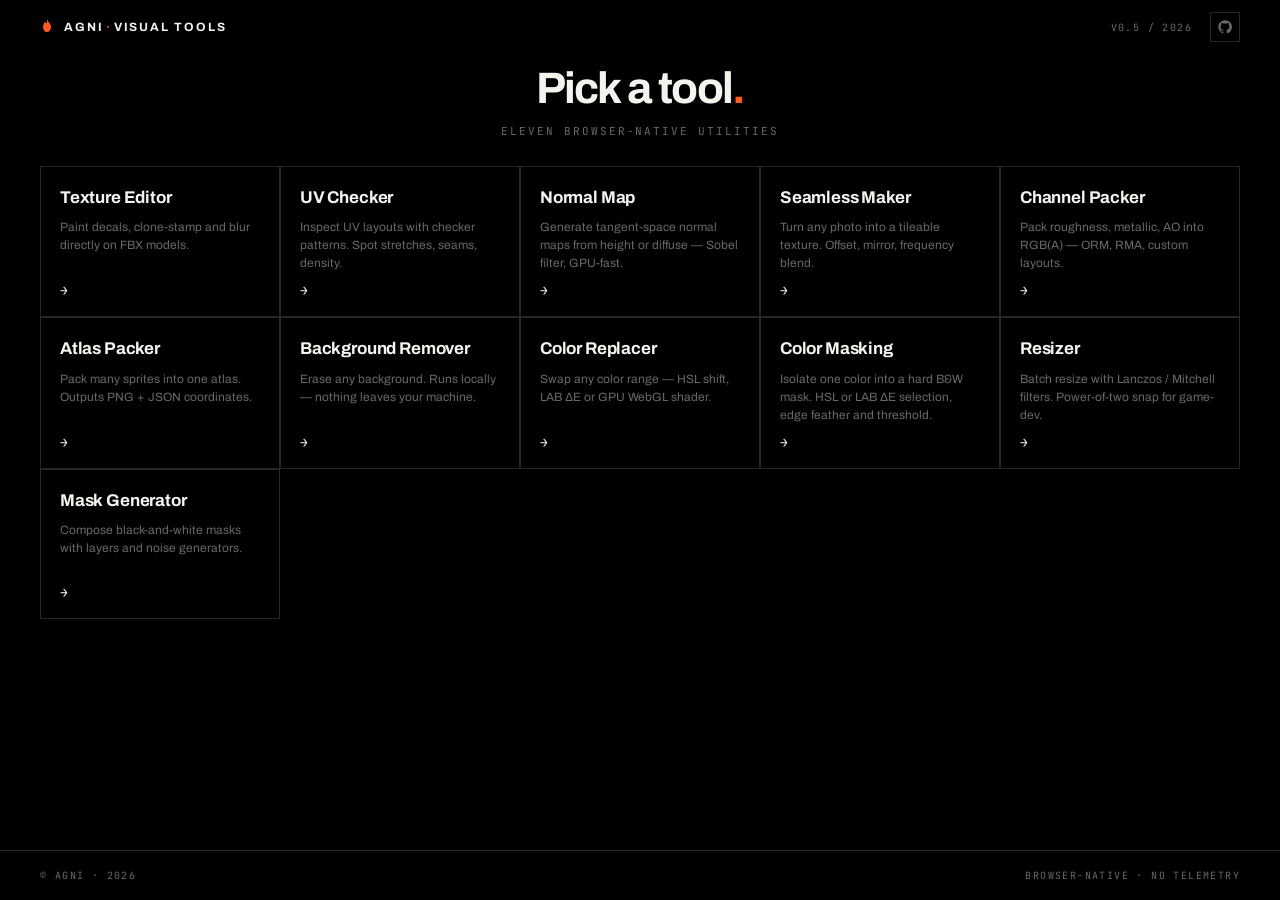
<file: index.html>
<!DOCTYPE html>
<html lang="en">
<head>
<meta charset="UTF-8">
<title>Agni Visual Tools</title>
<meta name="viewport" content="width=device-width,initial-scale=1">
<meta name="description" content="Browser-native visual tools for 3D & texture artists. Runs locally — nothing leaves your machine.">
<link rel="icon" type="image/svg+xml" href="favicon.svg">
<link rel="preconnect" href="https://fonts.googleapis.com">
<link rel="preconnect" href="https://fonts.gstatic.com" crossorigin>
<link href="https://fonts.googleapis.com/css2?family=Archivo:wght@400;500;600;700;800;900&family=JetBrains+Mono:wght@400;500;600;700&display=swap" rel="stylesheet">
<link rel="stylesheet" href="css/agni.css">
</head>
<body>

<!-- ══ MAIN MENU ══ -->
<div id="main-menu">

  <div class="bat-top">
    <div class="bat-mark">
      <svg class="flame" viewBox="0 0 14 18" fill="none" xmlns="http://www.w3.org/2000/svg">
        <path d="M7 0 C7 4, 11 5, 11 9 C11 12, 9 14, 7 14 C5 14, 3 12, 3 9 C3 6, 5 5, 5 3 C5 4.5, 6 5, 7 5 Z" fill="#ff5a1f"/>
      </svg>
      <div class="wm">Agni<em>·</em>Visual Tools</div>
    </div>
    <div class="right">
      <span>v0.5 / 2026</span>
      <a class="bat-gh" href="https://github.com/burning-ape/agni-visual-tools" target="_blank" rel="noopener" title="GitHub" aria-label="GitHub repository">
        <svg viewBox="0 0 24 24" fill="currentColor" xmlns="http://www.w3.org/2000/svg">
          <path d="M12 .5C5.65.5.5 5.65.5 12c0 5.08 3.29 9.39 7.86 10.91.58.11.79-.25.79-.56 0-.28-.01-1.02-.02-2-3.19.69-3.87-1.54-3.87-1.54-.52-1.33-1.28-1.68-1.28-1.68-1.04-.71.08-.7.08-.7 1.15.08 1.76 1.18 1.76 1.18 1.03 1.76 2.7 1.25 3.36.96.1-.75.4-1.25.73-1.54-2.55-.29-5.23-1.27-5.23-5.66 0-1.25.45-2.27 1.18-3.07-.12-.29-.51-1.46.11-3.04 0 0 .96-.31 3.15 1.17.91-.25 1.89-.38 2.86-.39.97.01 1.95.14 2.86.39 2.19-1.48 3.15-1.17 3.15-1.17.62 1.58.23 2.75.11 3.04.73.8 1.18 1.82 1.18 3.07 0 4.4-2.69 5.37-5.25 5.65.41.35.78 1.05.78 2.11 0 1.52-.01 2.75-.01 3.12 0 .31.21.68.8.56C20.71 21.39 24 17.08 24 12 24 5.65 18.85.5 12 .5z"/>
        </svg>
      </a>
    </div>
  </div>

  <div class="bat-stage">
    <div class="bat-stage-head">
      <h1>Pick a tool<span class="dot">.</span></h1>
      <div class="sub">Eleven browser-native utilities</div>
    </div>

    <div class="bat-tools">
      <button class="bat-tool" onclick="launchEditor('texture')">
        <div class="bt-name">Texture Editor</div>
        <div class="bt-desc">Paint decals, clone-stamp and blur directly on FBX models.</div>
        <div class="bt-arrow">→</div>
      </button>
      <button class="bat-tool" onclick="launchEditor('uvcheck')">
        <div class="bt-name">UV Checker</div>
        <div class="bt-desc">Inspect UV layouts with checker patterns. Spot stretches, seams, density.</div>
        <div class="bt-arrow">→</div>
      </button>
      <button class="bat-tool" onclick="launchEditor('normalgen')">
        <div class="bt-name">Normal Map</div>
        <div class="bt-desc">Generate tangent-space normal maps from height or diffuse — Sobel filter, GPU-fast.</div>
        <div class="bt-arrow">→</div>
      </button>
      <button class="bat-tool" onclick="launchEditor('seamless')">
        <div class="bt-name">Seamless Maker</div>
        <div class="bt-desc">Turn any photo into a tileable texture. Offset, mirror, frequency blend.</div>
        <div class="bt-arrow">→</div>
      </button>
      <button class="bat-tool" onclick="launchEditor('channelpack')">
        <div class="bt-name">Channel Packer</div>
        <div class="bt-desc">Pack roughness, metallic, AO into RGB(A) — ORM, RMA, custom layouts.</div>
        <div class="bt-arrow">→</div>
      </button>
      <button class="bat-tool" onclick="launchEditor('atlas')">
        <div class="bt-name">Atlas Packer</div>
        <div class="bt-desc">Pack many sprites into one atlas. Outputs PNG + JSON coordinates.</div>
        <div class="bt-arrow">→</div>
      </button>
      <button class="bat-tool" onclick="launchEditor('bgremove')">
        <div class="bt-name">Background Remover</div>
        <div class="bt-desc">Erase any background. Runs locally — nothing leaves your machine.</div>
        <div class="bt-arrow">→</div>
      </button>
      <button class="bat-tool" onclick="launchEditor('colorreplace')">
        <div class="bt-name">Color Replacer</div>
        <div class="bt-desc">Swap any color range — HSL shift, LAB ΔE or GPU WebGL shader.</div>
        <div class="bt-arrow">→</div>
      </button>
      <button class="bat-tool" onclick="launchEditor('colormask')">
        <div class="bt-name">Color Masking</div>
        <div class="bt-desc">Isolate one color into a hard B&amp;W mask. HSL or LAB ΔE selection, edge feather and threshold.</div>
        <div class="bt-arrow">→</div>
      </button>
      <button class="bat-tool" onclick="launchEditor('resizer')">
        <div class="bt-name">Resizer</div>
        <div class="bt-desc">Batch resize with Lanczos / Mitchell filters. Power-of-two snap for game-dev.</div>
        <div class="bt-arrow">→</div>
      </button>
      <button class="bat-tool" onclick="launchEditor('maskgen')">
        <div class="bt-name">Mask Generator</div>
        <div class="bt-desc">Compose black-and-white masks with layers and noise generators.</div>
        <div class="bt-arrow">→</div>
      </button>
    </div>
  </div>

  <div class="bat-foot">
    <span>© Agni · 2026</span>
    <span>Browser-native · No telemetry</span>
  </div>

</div>

<!-- shared session store (used by Mask Generator + Texture Editor) -->
<script src="js/shared-session.js"></script>

<!-- importmap so any module-tool can use three / three addons consistently -->
<script type="importmap">
{"imports":{"three":"https://cdnjs.cloudflare.com/ajax/libs/three.js/0.160.0/three.module.min.js","three/addons/":"https://cdn.jsdelivr.net/npm/three@0.160.0/examples/jsm/"}}
</script>

<!-- router — lazy loads each tool on demand -->
<script src="js/router.js"></script>

</body>
</html>
</file>
<file: css/agni.css>
:root {
  /* Agni palette — black foundation, fire orange, paper white */
  --bg: #0a0a0a;       /* pure black canvas */
  --s1: #111111;       /* panels */
  --s2: #181818;       /* raised surfaces */
  --bd: #262626;       /* hairlines */
  --ink: #f5f3ee;      /* warm paper white */
  --dim: #6b6863;      /* muted text */
  --ac: #ff5a1f;       /* burning orange */
  --ac2: #ff8a3d;      /* ember (hover) */
  --tl: #ff5a1f;       /* active = same orange */
  --hi: #1f1f1f;       /* hover bg */
  --sans: 'Archivo', 'Helvetica Neue', Helvetica, Arial, sans-serif;
  --mono: 'JetBrains Mono', ui-monospace, 'SF Mono', Menlo, monospace;
}
*,*::before,*::after{box-sizing:border-box;margin:0;padding:0}
html,body{height:100%;overflow:hidden;background:var(--bg)}
body{font-family:var(--sans);font-size:12px;color:var(--ink);display:flex;flex-direction:column;-webkit-font-smoothing:antialiased;text-rendering:optimizeLegibility}

/* clip wrapper — никогда не выходит за экран */
#clip{position:fixed;top:0;left:0;width:100vw;height:100vh;overflow:hidden;display:flex;flex-direction:column}

/* scale-wrap масштабируется внутри clip */
#scale-wrap{transform-origin:top left;display:flex;flex-direction:column;}

/* header */
header{height:42px;min-height:42px;display:flex;align-items:center;gap:14px;
  padding:0 16px;background:#000;border-bottom:1px solid var(--bd)}
.logo{font-family:var(--sans);font-size:13px;font-weight:800;letter-spacing:0.02em;text-transform:uppercase;display:flex;align-items:center;gap:8px}
.logo .flame{width:14px;height:18px;flex-shrink:0}
.logo em{color:var(--ac);font-style:normal;font-weight:900}
.logo .slash{color:var(--dim);font-weight:400;margin:0 2px}
.logo .sub{color:var(--dim);font-weight:500}
.hsep{width:1px;height:16px;background:var(--bd)}
.hhint{font-family:var(--mono);font-size:10px;color:var(--dim);text-transform:uppercase;letter-spacing:0.05em}
.hhint kbd{font-family:var(--mono);background:var(--s2);border:1px solid var(--bd);padding:1px 5px;color:var(--ink);font-size:10px}

/* main layout */
.main{flex:1;display:flex;min-height:0}

/* LEFT: layers + masks stacked */
.left-panel{width:336px;flex-shrink:0;background:var(--s1);border-right:1px solid var(--bd);
  display:flex;flex-direction:column;overflow:hidden}
.lp-sect{display:flex;flex-direction:column;min-height:0}
.lp-sect.layers-sect{flex:1;overflow:hidden}
.lp-sect.masks-sect{flex-shrink:0;border-top:1px solid var(--bd)}
.lp-head{padding:11px 12px 9px;font-family:var(--mono);font-size:10px;font-weight:600;color:var(--dim);
  text-transform:uppercase;letter-spacing:0.08em;border-bottom:1px solid var(--bd);display:flex;align-items:center;justify-content:space-between;background:#000}
.lp-head .lp-add{font-size:16px;color:var(--dim);cursor:pointer;line-height:1;padding:0 3px}
.lp-head .lp-add:hover{color:var(--ac)}
.layers-list{flex:1;overflow-y:auto;padding:6px;display:flex;flex-direction:column;gap:5px}
.masks-list{max-height:190px;overflow-y:auto;padding:6px;display:flex;flex-direction:column;gap:5px}

/* viewport */
#vp{flex:1;position:relative}
#vp canvas{display:block}
.hint3d{position:absolute;top:10px;left:10px;color:var(--dim);font-size:11px;pointer-events:none;line-height:1.7}

/* RIGHT panel */
.right-panel{width:321px;flex-shrink:0;background:var(--s1);border-left:1px solid var(--bd);
  overflow-y:auto;overflow-x:hidden;display:flex;flex-direction:column}
.sec{border-bottom:1px solid var(--bd);padding:12px 13px}
.sec-title{font-family:var(--mono);font-size:10px;font-weight:600;color:var(--dim);text-transform:uppercase;letter-spacing:0.08em;margin-bottom:10px;display:flex;align-items:center;gap:8px}
.sec-title::before{content:'';width:8px;height:1px;background:var(--ac);flex-shrink:0}

/* buttons */
.btn{display:block;width:100%;padding:8px 10px;background:var(--s2);color:var(--ink);
  border:1px solid var(--bd);cursor:pointer;font-family:var(--sans);font-size:11px;font-weight:500;
  letter-spacing:0.02em;text-transform:uppercase;
  transition:border-color .12s,background .12s,color .12s;margin-bottom:5px}
.btn:last-child{margin-bottom:0}
.btn:hover{border-color:var(--ac);color:var(--ac)}
.btn:disabled{opacity:.3;pointer-events:none}
.btn.accent{background:var(--ac);color:#000;border-color:var(--ac);font-weight:700}
.btn.accent:hover{background:var(--ac2);border-color:var(--ac2);color:#000}
.tool-btn.active{border-color:var(--ac);color:var(--ac);background:#1a0d07}
.btn-row{display:flex;gap:5px}.btn-row .btn{margin-bottom:0}
input[type=file]{display:none}

/* sliders */
.srow{display:flex;align-items:center;gap:6px;margin-bottom:7px;min-width:0}
.srow:last-child{margin-bottom:0}
.srow label{width:50px;flex-shrink:0;font-family:var(--mono);font-size:10px;color:var(--dim);text-transform:uppercase;letter-spacing:0.06em}
.srow input[type=range]{flex:1;min-width:0;accent-color:var(--ac);cursor:pointer;height:3px}
.srow .nv{width:42px;flex-shrink:0;background:#000;border:1px solid var(--bd);
  color:var(--ink);font-family:var(--mono);font-size:10px;text-align:center;padding:3px 3px;
  -moz-appearance:textfield}
.srow .nv::-webkit-inner-spin-button,.srow .nv::-webkit-outer-spin-button{-webkit-appearance:none}
.srow .nv:focus{outline:none;border-color:var(--ac)}

/* color row */
.crow{display:flex;align-items:center;gap:8px}
.crow label{font-family:var(--mono);font-size:10px;color:var(--dim);flex:1;text-transform:uppercase;letter-spacing:0.06em}
.crow input[type=color]{width:34px;height:22px;padding:1px;border:1px solid var(--bd);
  background:var(--s2);cursor:pointer}

/* palette items */
.pal{display:flex;flex-direction:column;gap:3px;margin-top:7px}
.pi{display:flex;flex-direction:column;background:var(--s2);border:1px solid var(--bd);cursor:pointer}
.pi:hover{border-color:var(--dim)}
.pi.active{border-color:var(--ac)}
.pi-top{display:flex;align-items:center;gap:7px;padding:5px 6px}
.pi-top img{width:22px;height:22px;object-fit:cover;background:#000;flex-shrink:0}
.pi-top .pname{flex:1;overflow:hidden;text-overflow:ellipsis;white-space:nowrap;font-size:11px;color:var(--dim)}
.pi.active .pname{color:var(--ink)}
.pi-top .parr{font-size:11px;color:var(--dim);flex-shrink:0;transition:transform .15s;user-select:none}
.pi.open .parr{transform:rotate(90deg)}
.pi-sub{display:none;padding:6px 8px;border-top:1px solid var(--bd);background:var(--hi)}
.pi.open .pi-sub{display:block}
.mask-sel{font-size:11px;color:var(--dim);margin-bottom:5px}
.mask-grid{display:flex;flex-direction:column;gap:3px;max-height:100px;overflow-y:auto}
.mi{display:flex;align-items:center;gap:6px;padding:3px 5px;
  background:var(--s2);border:1px solid var(--bd);cursor:pointer;font-size:11px}
.mi:hover{border-color:var(--dim)}
.mi.sel{border-color:var(--tl)}
.mi img{width:20px;height:20px;object-fit:cover;background:#888;flex-shrink:0}
.mi .mname{flex:1;overflow:hidden;text-overflow:ellipsis;white-space:nowrap;color:var(--dim)}
.mi.sel .mname{color:var(--ink)}

/* layer cards */
.lc{display:flex;flex-direction:column;background:var(--s2);border:1px solid var(--bd)}
.lc.sel{border-color:var(--ac);background:#1a0d07}
.lc.hid .lname{opacity:.4;text-decoration:line-through}
.lc-top{display:flex;align-items:center;gap:8px;padding:8px 9px}
.lc-top img{width:36px;height:36px;object-fit:cover;background:#000;flex-shrink:0;border:1px solid var(--bd)}
.lname{flex:1;overflow:hidden;text-overflow:ellipsis;white-space:nowrap;font-size:11px;font-weight:500;color:var(--dim);cursor:pointer;letter-spacing:0.01em}
.lc.sel .lname{color:var(--ink)}
.lc-ic{font-size:14px;color:var(--dim);cursor:pointer;padding:0 3px;line-height:1;flex-shrink:0}
.lc-ic:hover{color:var(--ac)}
.lc-exp{display:none;padding:9px 10px;border-top:1px solid var(--bd);background:#0a0a0a}
.lc.open .lc-exp{display:block}
.lc-exp .srow label{width:46px}

/* mask cards in left panel */
.mcard{display:flex;align-items:center;gap:9px;padding:8px 9px;
  background:var(--s2);border:1px solid var(--bd);font-size:12px}
.mcard img{width:36px;height:36px;object-fit:cover;background:#888;flex-shrink:0}
.mcard .mn{flex:1;overflow:hidden;text-overflow:ellipsis;white-space:nowrap;color:var(--dim)}

.empty{font-size:11px;color:var(--dim);text-align:center;padding:12px 6px}

/* ── Main Menu — Agni Visual Tools ── */
#main-menu{
  position:fixed;inset:0;z-index:100;
  background:#000;
  display:flex;flex-direction:column;
  overflow:hidden;
  font-family:var(--sans);
}
.bat-top{
  display:flex;align-items:center;justify-content:space-between;
  padding:12px 40px;
  flex-shrink:0;
}
.bat-mark{display:flex;align-items:center;gap:10px}
.bat-mark .flame{width:14px;height:18px;flex-shrink:0}
.bat-mark .wm{font-family:var(--sans);font-weight:700;font-size:12px;letter-spacing:0.16em;text-transform:uppercase;color:var(--ink)}
.bat-mark .wm em{color:var(--ac);font-style:normal;margin:0 2px}
.bat-top .right{display:flex;align-items:center;gap:18px;font-family:var(--mono);font-size:10px;color:var(--dim);text-transform:uppercase;letter-spacing:0.14em}
.bat-gh{display:inline-flex;align-items:center;justify-content:center;width:30px;height:30px;border:1px solid var(--bd);color:var(--dim);text-decoration:none;transition:border-color .15s,color .15s,background .15s}
.bat-gh:hover{border-color:var(--ac);color:var(--ac);background:#120906}
.bat-gh svg{width:14px;height:14px;display:block}

/* CENTER STAGE */
.bat-stage{
  /* Block sits above optical center: small top spacer, large bottom spacer.
     margin:auto with a smaller numeric top still expands to fill spare
     space, but the bottom auto wins more of it, lifting the block. */
  flex:1;display:flex;flex-direction:column;align-items:center;justify-content:flex-start;
  padding:12px 40px 24px;gap:28px;min-height:0;overflow-y:auto;
}
/* Small fixed gap at the top, all remaining slack goes below — pushes
   the heading + grid block visibly above the geometric center. */
.bat-stage > .bat-stage-head{margin-top:0}
.bat-stage > .bat-tools{margin-bottom:auto}
.bat-stage-head{display:flex;flex-direction:column;align-items:center;gap:14px;text-align:center;flex-shrink:0}
.bat-stage-head h1{
  font-family:var(--sans);font-weight:700;font-size:44px;line-height:1;letter-spacing:-0.04em;
  color:var(--ink);white-space:nowrap;
}
.bat-stage-head h1 .dot{color:var(--ac)}
.bat-stage-head .sub{
  font-family:var(--mono);font-size:11px;color:var(--dim);text-transform:uppercase;letter-spacing:0.18em;
}

.bat-tools{
  display:grid;
  /* auto-fit + minmax gives the natural number of columns for the viewport.
     With 11 cards, expect 5×3 on wide (last row partial), 4×3 on medium,
     2×6 / 1×11 on narrow. Empty grid cells take no width — so they're
     invisible. Hairlines live on the cards themselves (see .bat-tool),
     never on the container, so partial rows don't show grey gaps. */
  grid-template-columns:repeat(auto-fit, minmax(220px, 1fr));
  gap:0;
  width:100%;max-width:1280px;
}
.bat-tool{
  /* outline (not border) so neighbouring cards share their hairlines
     visually without stealing layout width */
  outline:1px solid var(--bd);
  outline-offset:-1px;
  background:#000;
  padding:22px 20px 18px;
  cursor:pointer;
  display:flex;flex-direction:column;gap:10px;
  min-height:150px;
  transition:background .2s;
  position:relative;
  border:none;text-align:left;font-family:inherit;color:inherit;
}
.bat-tool:hover{background:#0d0d0d}
.bat-tool:hover .bt-name{color:var(--ac)}
.bat-tool:hover .bt-arrow{transform:translateX(8px);color:var(--ac)}

.bt-name{
  font-family:var(--sans);font-weight:700;font-size:17px;color:var(--ink);
  letter-spacing:-0.01em;line-height:1.2;transition:color .2s;
}
.bt-desc{
  font-family:var(--sans);font-size:12px;color:var(--dim);line-height:1.5;flex:1;
}
.bt-arrow{
  font-family:var(--mono);font-size:13px;color:var(--ink);
  transition:transform .25s,color .2s;
  align-self:flex-start;margin-top:auto;
}

.bat-foot{
  display:flex;justify-content:space-between;align-items:center;
  padding:18px 40px;
  font-family:var(--mono);font-size:10px;color:var(--dim);text-transform:uppercase;letter-spacing:0.14em;
  flex-shrink:0;
  border-top:1px solid var(--bd);
}
.bat-foot a{color:var(--dim);text-decoration:none;cursor:pointer}
.bat-foot a:hover{color:var(--ink)}
.bat-foot .right{display:flex;gap:24px}

@media (max-width:760px){
  .bat-stage-head h1{font-size:32px}
  .bat-top,.bat-stage,.bat-foot{padding-left:20px;padding-right:20px}
}

/* universal tool-pane visibility — managed by router */
.tool-pane{position:fixed;inset:0;z-index:50;display:none}
.tool-pane.is-active{display:flex}
#editor-app.tool-pane.is-active{display:block}
#main-menu.is-hidden{display:none}

/* ── Background Remover ── */
#bg-remover-app{background:var(--bg);flex-direction:column}
.bgr-header{height:42px;display:flex;align-items:center;gap:10px;padding:0 16px;background:var(--s1);border-bottom:1px solid var(--bd);flex-shrink:0}
.bgr-back{background:none;border:none;color:var(--dim);cursor:pointer;font-size:18px;padding:0 8px 0 0;line-height:1}
.bgr-back:hover{color:var(--ink)}
.bgr-title{font-family:var(--sans);font-size:13px;font-weight:800;color:var(--ink);text-transform:uppercase;letter-spacing:0.04em;display:flex;align-items:center;gap:8px}
.bgr-title em{color:var(--ac);font-style:normal}
.bgr-title .crumb{color:var(--dim);font-weight:500}
.bgr-title svg{width:13px;height:17px;flex-shrink:0}
.bgr-status{margin-left:auto;font-family:var(--mono);font-size:10px;color:var(--dim);text-transform:uppercase;letter-spacing:0.08em}
.bgr-status b{color:var(--ac);font-weight:500}
.bgr-header{background:#000}

.bgr-body{flex:1;display:flex;min-height:0;overflow:hidden}
.bgr-canvas-area{flex:1;display:flex;align-items:center;justify-content:center;
  background:repeating-conic-gradient(#1a1c22 0% 25%, #22242d 0% 50%) 0 0/24px 24px;
  position:relative;overflow:hidden;padding:24px}
.bgr-img-wrap{max-width:100%;max-height:100%;position:relative;display:flex;align-items:center;justify-content:center}
.bgr-img-wrap img{max-width:100%;max-height:100%;display:block;object-fit:contain}
.bgr-drop{
  padding:64px 80px;border:2px dashed var(--bd);
  text-align:center;color:var(--dim);font-family:var(--mono);font-size:12px;text-transform:uppercase;letter-spacing:0.08em;
  background:rgba(0,0,0,0.4);cursor:pointer;
  transition:border-color .15s,background .15s,color .15s;
}
.bgr-drop:hover, .bgr-drop.over{border-color:var(--ac);color:var(--ac);background:rgba(255,90,31,0.05)}
.bgr-drop .di{font-family:var(--sans);font-weight:900;font-size:48px;display:block;margin-bottom:16px;color:var(--ink);letter-spacing:-0.02em}
.bgr-drop:hover .di{color:var(--ac)}
.bgr-drop .ds{font-family:var(--mono);font-size:10px;color:var(--dim);margin-top:10px;text-transform:uppercase;letter-spacing:0.08em}

.bgr-side{width:260px;flex-shrink:0;background:var(--s1);border-left:1px solid var(--bd);
  padding:18px;overflow-y:auto;display:flex;flex-direction:column;gap:14px}
.bgr-side h3{font-family:var(--mono);font-size:10px;font-weight:600;color:var(--dim);text-transform:uppercase;
  letter-spacing:0.1em;margin-bottom:8px;display:flex;align-items:center;gap:8px}
.bgr-side h3::before{content:'';width:8px;height:1px;background:var(--ac)}
.bgr-side .btn{margin-bottom:6px}
.bgr-progress{height:4px;background:var(--s2);overflow:hidden;border-radius:2px;display:none}
.bgr-progress.on{display:block}
.bgr-progress > div{height:100%;background:var(--ac);width:0;transition:width .2s}
.bgr-toggle-row{display:flex;gap:6px}
.bgr-toggle-row button{flex:1;padding:7px;background:var(--s2);color:var(--ink);
  border:1px solid var(--bd);cursor:pointer;font-family:var(--sans);font-size:10px;text-transform:uppercase;letter-spacing:0.06em;font-weight:600}
.bgr-toggle-row button.on{border-color:var(--ac);color:var(--ac);background:#1a0d07}
.bgr-bg-color{display:flex;align-items:center;gap:8px}
.bgr-bg-color input[type=color]{width:36px;height:24px;border:1px solid var(--bd);background:var(--s2);cursor:pointer;padding:1px}
.bgr-info{font-size:11px;color:var(--dim);line-height:1.6;padding:10px;background:var(--s2);border-left:2px solid var(--tl)}

/* ── Mask Generator ── */
#mask-gen-app{background:var(--bg);flex-direction:column}
.mg-header{height:42px;display:flex;align-items:center;gap:10px;padding:0 16px;background:var(--s1);border-bottom:1px solid var(--bd);flex-shrink:0}
.mg-back{background:none;border:none;color:var(--dim);cursor:pointer;font-size:18px;padding:0 8px 0 0;line-height:1}
.mg-back:hover{color:var(--ink)}
.mg-title{font-family:var(--sans);font-size:13px;font-weight:800;color:var(--ink);text-transform:uppercase;letter-spacing:0.04em;display:flex;align-items:center;gap:8px}
.mg-title em{color:var(--ac);font-style:normal}
.mg-title .crumb{color:var(--dim);font-weight:500}
.mg-title svg{width:13px;height:17px;flex-shrink:0}
.mg-header{background:#000}
.mg-toolbar{margin-left:auto;display:flex;align-items:center;gap:10px;font-family:var(--mono);font-size:10px;color:var(--dim);text-transform:uppercase;letter-spacing:0.08em}
.mg-toolbar input[type=number]{width:64px;padding:4px 6px;background:var(--s2);color:var(--ink);border:1px solid var(--bd);font-family:var(--mono);font-size:11px;text-align:center}
.mg-toolbar input[type=number]:focus{outline:none;border-color:var(--ac)}
.mg-toolbar button{padding:5px 12px;background:var(--s2);color:var(--ink);border:1px solid var(--bd);cursor:pointer;font-family:var(--sans);font-size:10px;text-transform:uppercase;letter-spacing:0.06em;font-weight:600}
.mg-toolbar button:hover{border-color:var(--ac);color:var(--ac)}
.mg-toolbar button.accent{background:var(--ac);color:#000;border-color:var(--ac)}

.mg-body{flex:1;display:flex;min-height:0;overflow:hidden}
.mg-left{width:300px;flex-shrink:0;background:var(--s1);border-right:1px solid var(--bd);display:flex;flex-direction:column;overflow:hidden}
.mg-canvas-area{flex:1;display:flex;align-items:center;justify-content:center;
  background:repeating-conic-gradient(#1a1c22 0% 25%, #22242d 0% 50%) 0 0/24px 24px;
  position:relative;overflow:auto;padding:20px}
.mg-canvas-area canvas{max-width:100%;max-height:100%;display:block;
  box-shadow:0 0 0 1px var(--bd);background:#000;image-rendering:pixelated}
.mg-right{width:240px;flex-shrink:0;background:var(--s1);border-left:1px solid var(--bd);overflow-y:auto;display:flex;flex-direction:column}
.mg-sec{border-bottom:1px solid var(--bd);padding:12px 14px}
.mg-sec h3{font-family:var(--mono);font-size:10px;font-weight:600;color:var(--dim);text-transform:uppercase;letter-spacing:0.1em;margin-bottom:10px;display:flex;align-items:center;gap:8px}
.mg-sec h3::before{content:'';width:8px;height:1px;background:var(--ac)}
.mg-sec .btn{margin-bottom:5px}

.mg-layers-head{padding:10px 12px;font-size:10px;font-weight:600;color:var(--dim);text-transform:uppercase;
  border-bottom:1px solid var(--bd);display:flex;justify-content:space-between;align-items:center}
.mg-layers-head .mg-add{font-size:16px;color:var(--dim);cursor:pointer;padding:0 4px;line-height:1}
.mg-layers-head .mg-add:hover{color:var(--ac)}
.mg-layers-list{flex:1;overflow-y:auto;padding:6px;display:flex;flex-direction:column;gap:5px}
.mg-lc{display:flex;flex-direction:column;background:var(--s2);border:1px solid var(--bd)}
.mg-lc.sel{border-color:var(--tl)}
.mg-lc.hid .mg-lname{opacity:.4;text-decoration:line-through}
.mg-lc-top{display:flex;align-items:center;gap:8px;padding:7px 8px}
.mg-lc-top img{width:32px;height:32px;object-fit:cover;background:#444;flex-shrink:0;image-rendering:pixelated}
.mg-lname{flex:1;overflow:hidden;text-overflow:ellipsis;white-space:nowrap;font-size:12px;color:var(--dim);cursor:pointer}
.mg-lc.sel .mg-lname{color:var(--ink)}
.mg-ic{font-size:13px;color:var(--dim);cursor:pointer;padding:0 4px;line-height:1;flex-shrink:0;user-select:none}
.mg-ic:hover{color:var(--ac)}
.mg-lc-exp{display:none;padding:8px 10px;border-top:1px solid var(--bd);background:#181a20}
.mg-lc.open .mg-lc-exp{display:block}

.mg-session{padding:12px 14px;border-bottom:1px solid var(--bd)}
.mg-session-list{margin-top:8px;display:flex;flex-direction:column;gap:4px;max-height:160px;overflow-y:auto}
.mg-session-item{display:flex;align-items:center;gap:7px;padding:5px 6px;background:var(--s2);border:1px solid var(--bd);font-size:11px}
.mg-session-item img{width:22px;height:22px;object-fit:cover;background:#444;flex-shrink:0}
.mg-session-item .mss-nm{flex:1;overflow:hidden;text-overflow:ellipsis;white-space:nowrap;color:var(--dim)}
.mg-session-item .mss-del{color:var(--dim);cursor:pointer;padding:0 4px}
.mg-session-item .mss-del:hover{color:var(--ac)}

.empty{font-size:11px;color:var(--dim);text-align:center;padding:14px 8px}

/* statusbar */
.statusbar{height:26px;min-height:26px;display:flex;align-items:center;gap:14px;padding:0 16px;
  border-top:1px solid var(--bd);background:#000;font-family:var(--mono);font-size:10px;color:var(--dim);text-transform:uppercase;letter-spacing:0.08em}
.statusbar b{color:var(--ac);font-weight:500}
.statusbar::before{content:'';width:6px;height:6px;background:var(--ac);border-radius:50%;box-shadow:0 0 6px var(--ac)}

/* ── Color Replacer ── */
#cr-app{background:var(--bg);flex-direction:column}
.cr-header{height:42px;display:flex;align-items:center;gap:10px;padding:0 16px;background:#000;border-bottom:1px solid var(--bd);flex-shrink:0}
.cr-back{background:none;border:none;color:var(--dim);cursor:pointer;font-size:18px;padding:0 8px 0 0;line-height:1}
.cr-back:hover{color:var(--ink)}
.cr-title{font-family:var(--sans);font-size:13px;font-weight:800;color:var(--ink);text-transform:uppercase;letter-spacing:0.04em;display:flex;align-items:center;gap:8px}
.cr-title em{color:var(--ac);font-style:normal}
.cr-title .crumb{color:var(--dim);font-weight:500}
.cr-title svg{width:13px;height:17px;flex-shrink:0}
.cr-status{margin-left:auto;font-family:var(--mono);font-size:10px;color:var(--dim);text-transform:uppercase;letter-spacing:0.08em}
.cr-status b{color:var(--ac);font-weight:500}
.cr-body{flex:1;display:flex;min-height:0;overflow:hidden}
.cr-canvas-area{flex:1;display:flex;flex-direction:column;
  background:repeating-conic-gradient(#1a1c22 0% 25%, #22242d 0% 50%) 0 0/24px 24px;
  position:relative;overflow:hidden;padding:0}
.cr-viewport{flex:1;width:100%;overflow:hidden;position:relative}
.cr-mask-panel{flex-shrink:0;width:100%;background:#0a0a0a;border-top:1px solid var(--bd);display:none;flex-direction:column}
.cr-mask-panel.visible{display:flex}
.cr-mask-panel-head{padding:6px 14px;font-family:var(--mono);font-size:10px;color:var(--dim);text-transform:uppercase;letter-spacing:0.08em;border-bottom:1px solid var(--bd);display:flex;align-items:center;gap:8px;flex-shrink:0}
.cr-mask-panel-head::before{content:'';width:8px;height:1px;background:var(--ac)}
.cr-mask-canvas-wrap{flex:1;overflow:auto;display:flex;align-items:center;justify-content:center;padding:12px;min-height:0;max-height:220px}
.cr-drop{padding:64px 80px;border:2px dashed var(--bd);text-align:center;color:var(--dim);
  font-family:var(--mono);font-size:12px;text-transform:uppercase;letter-spacing:0.08em;
  background:rgba(0,0,0,0.4);cursor:pointer;transition:border-color .15s,background .15s,color .15s}
.cr-drop:hover,.cr-drop.over{border-color:var(--ac);color:var(--ac);background:rgba(255,90,31,0.05)}
.cr-drop .di{font-family:var(--sans);font-weight:900;font-size:48px;display:block;margin-bottom:16px;color:var(--ink);letter-spacing:-0.02em}
.cr-drop:hover .di{color:var(--ac)}
.cr-drop .ds{font-family:var(--mono);font-size:10px;color:var(--dim);margin-top:10px;text-transform:uppercase;letter-spacing:0.08em}
#cr-canvas-wrap{position:absolute;transform-origin:center center;cursor:crosshair;will-change:transform}
#cr-canvas-main{display:block}
#cr-mask-static{display:block}
.cr-side{width:270px;flex-shrink:0;background:var(--s1);border-left:1px solid var(--bd);overflow-y:auto;display:flex;flex-direction:column}
.cr-sec{border-bottom:1px solid var(--bd);padding:12px 14px}
.cr-sec h3{font-family:var(--mono);font-size:10px;font-weight:600;color:var(--dim);text-transform:uppercase;letter-spacing:0.1em;margin-bottom:10px;display:flex;align-items:center;gap:8px}
.cr-sec h3::before{content:'';width:8px;height:1px;background:var(--ac)}
.cr-algo-tabs{display:flex;gap:1px;background:var(--bd);border:1px solid var(--bd);margin-bottom:8px}
.cr-tab{flex:1;padding:7px 4px;background:var(--s2);color:var(--dim);cursor:pointer;font-family:var(--mono);font-size:10px;text-transform:uppercase;letter-spacing:0.06em;text-align:center;border:none;transition:background .12s,color .12s}
.cr-tab:hover{color:var(--ink)}
.cr-tab.active{background:#1a0d07;color:var(--ac)}
.cr-algo-desc{font-family:var(--mono);font-size:10px;color:var(--dim);line-height:1.6;padding:8px;background:var(--s2);border-left:2px solid var(--ac)}
.cr-color-row{display:flex;align-items:center;gap:8px;margin-bottom:10px}
.cr-color-row label{font-family:var(--mono);font-size:10px;color:var(--dim);text-transform:uppercase;letter-spacing:0.06em;width:44px;flex-shrink:0}
.cr-swatch{width:34px;height:24px;border:1px solid var(--bd);cursor:pointer;flex-shrink:0}
.cr-swatch:hover{border-color:var(--dim)}
.cr-hex{font-family:var(--mono);font-size:10px;color:var(--dim);flex:1}
.cr-eyedrop{background:none;border:1px solid var(--bd);color:var(--dim);cursor:pointer;padding:4px 8px;font-family:var(--mono);font-size:10px;text-transform:uppercase;letter-spacing:0.06em;white-space:nowrap}
.cr-eyedrop:hover,.cr-eyedrop.active{border-color:var(--ac);color:var(--ac);background:#1a0d07}
.cr-mask-row{display:flex;align-items:center;gap:8px;margin-top:6px}
.cr-mask-row label{font-family:var(--mono);font-size:10px;color:var(--dim);text-transform:uppercase;letter-spacing:0.06em;cursor:pointer;flex:1}
.cr-mask-row input[type=checkbox]{accent-color:var(--ac);cursor:pointer}
</file>
